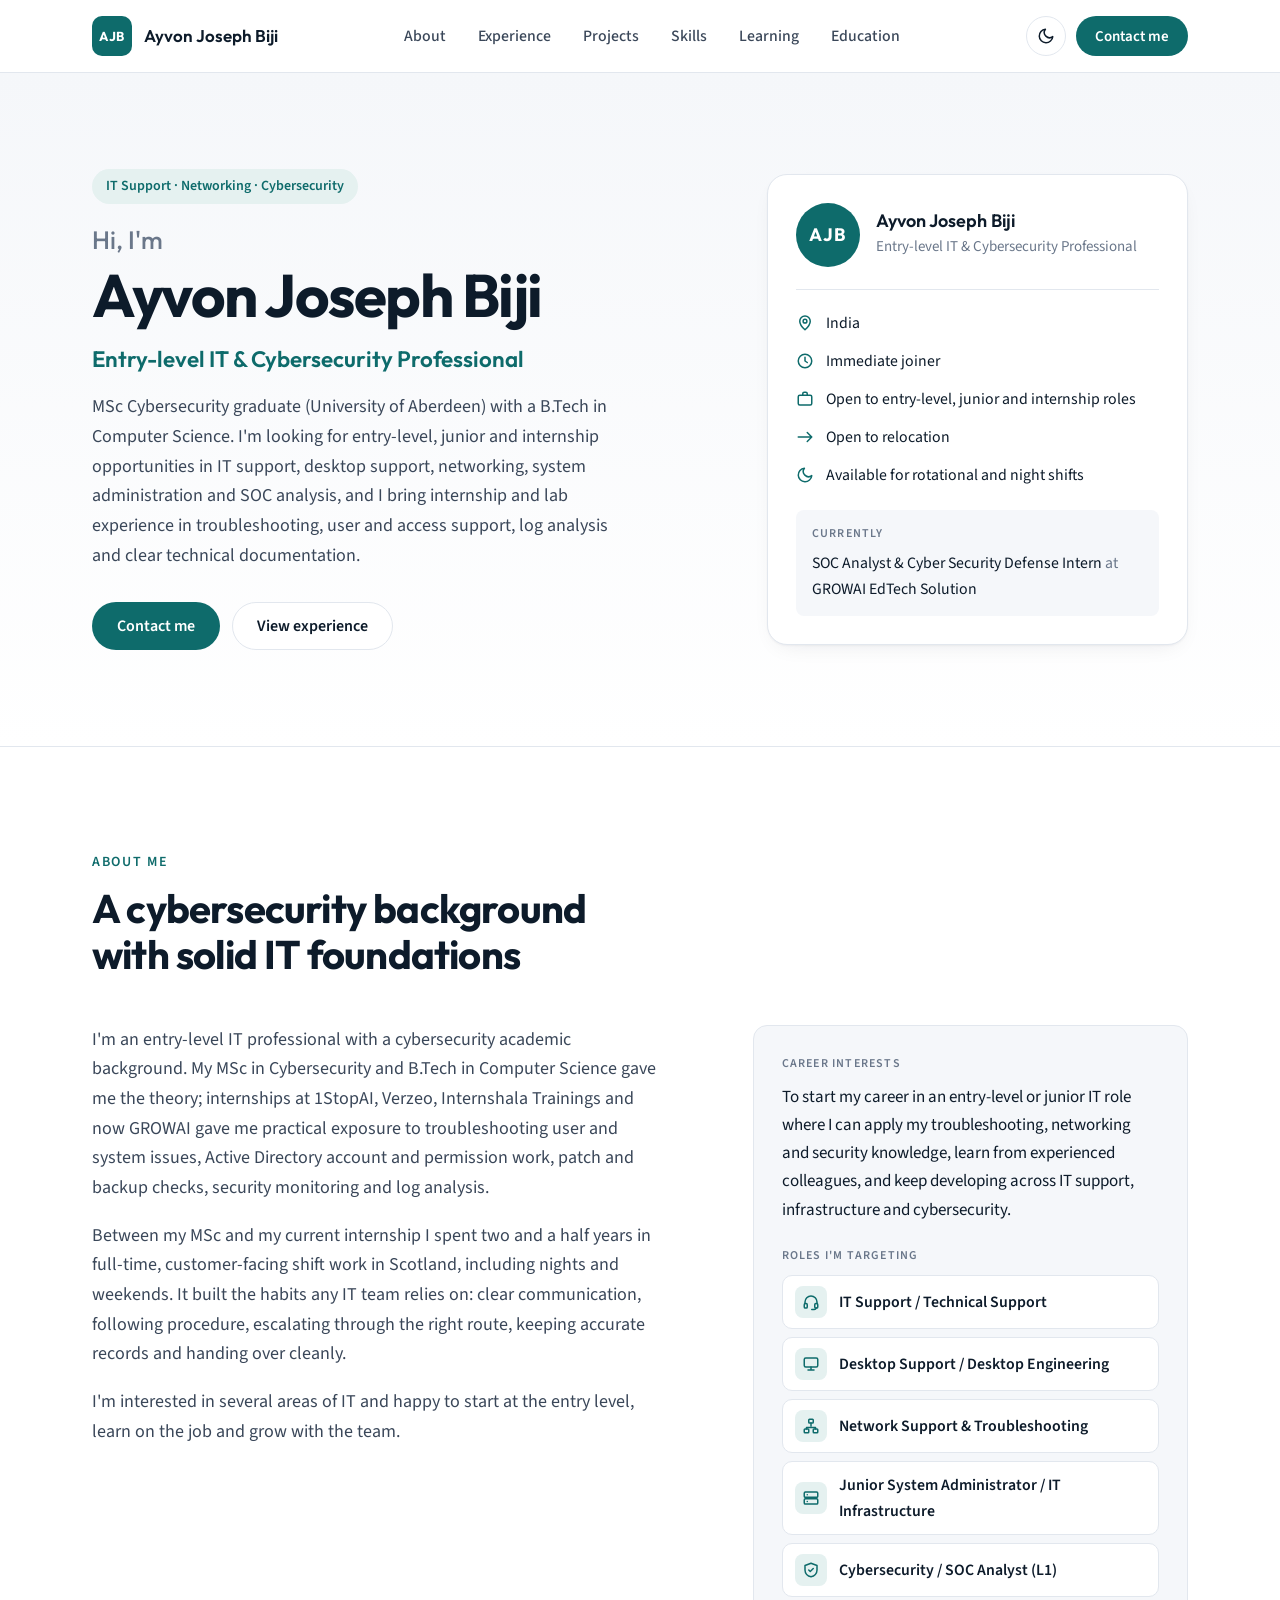
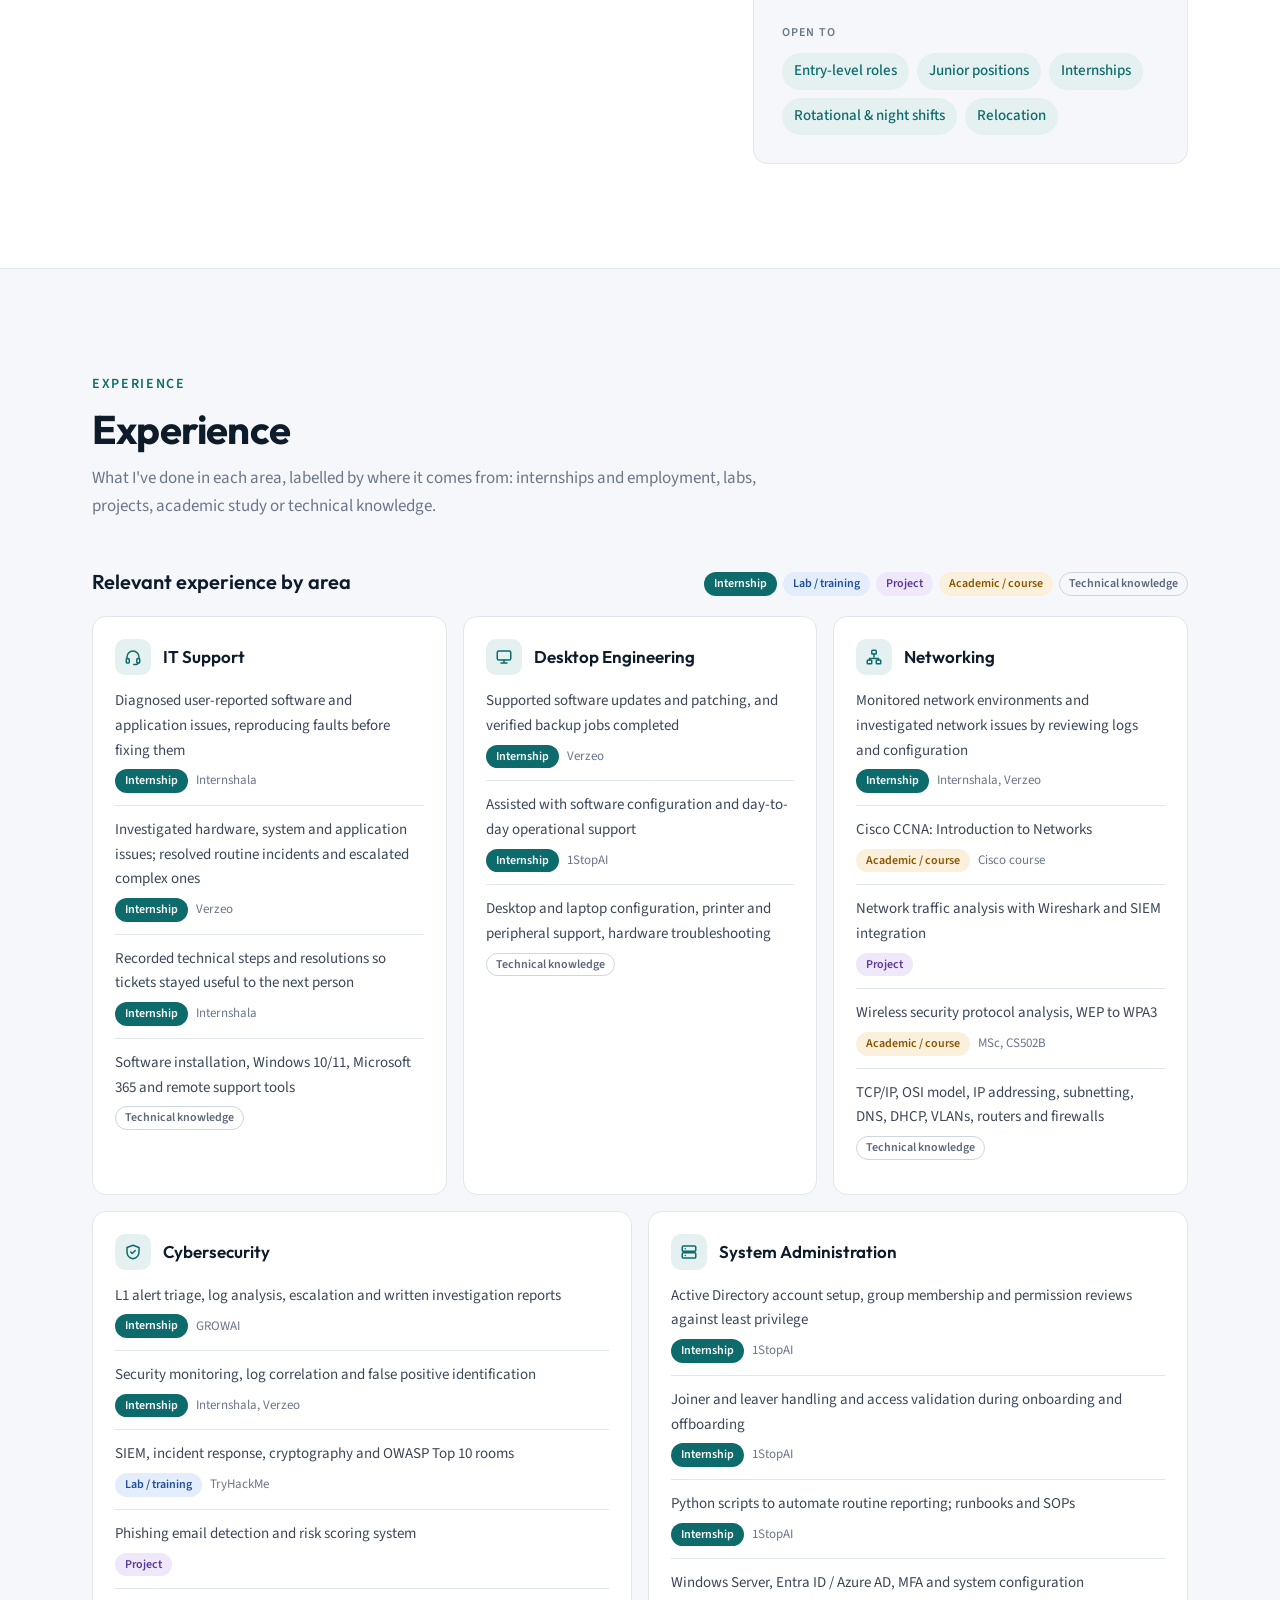
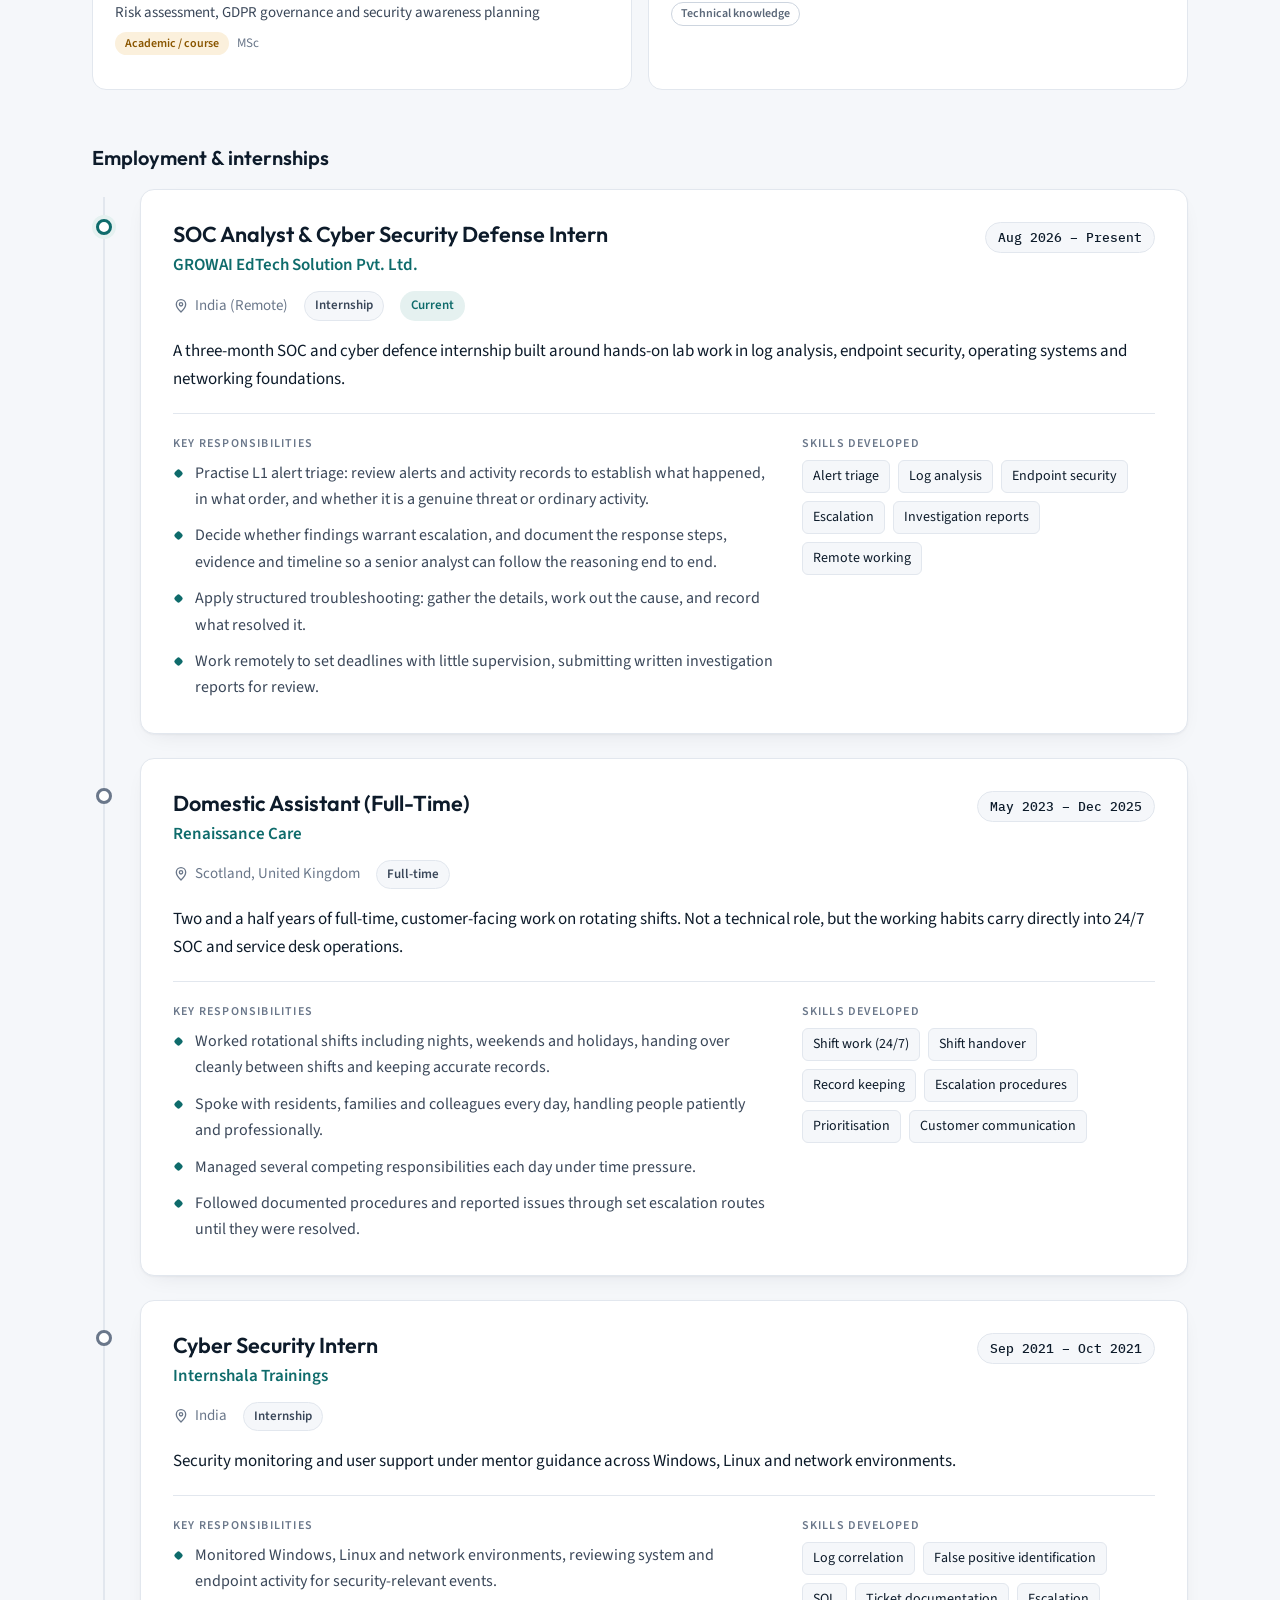
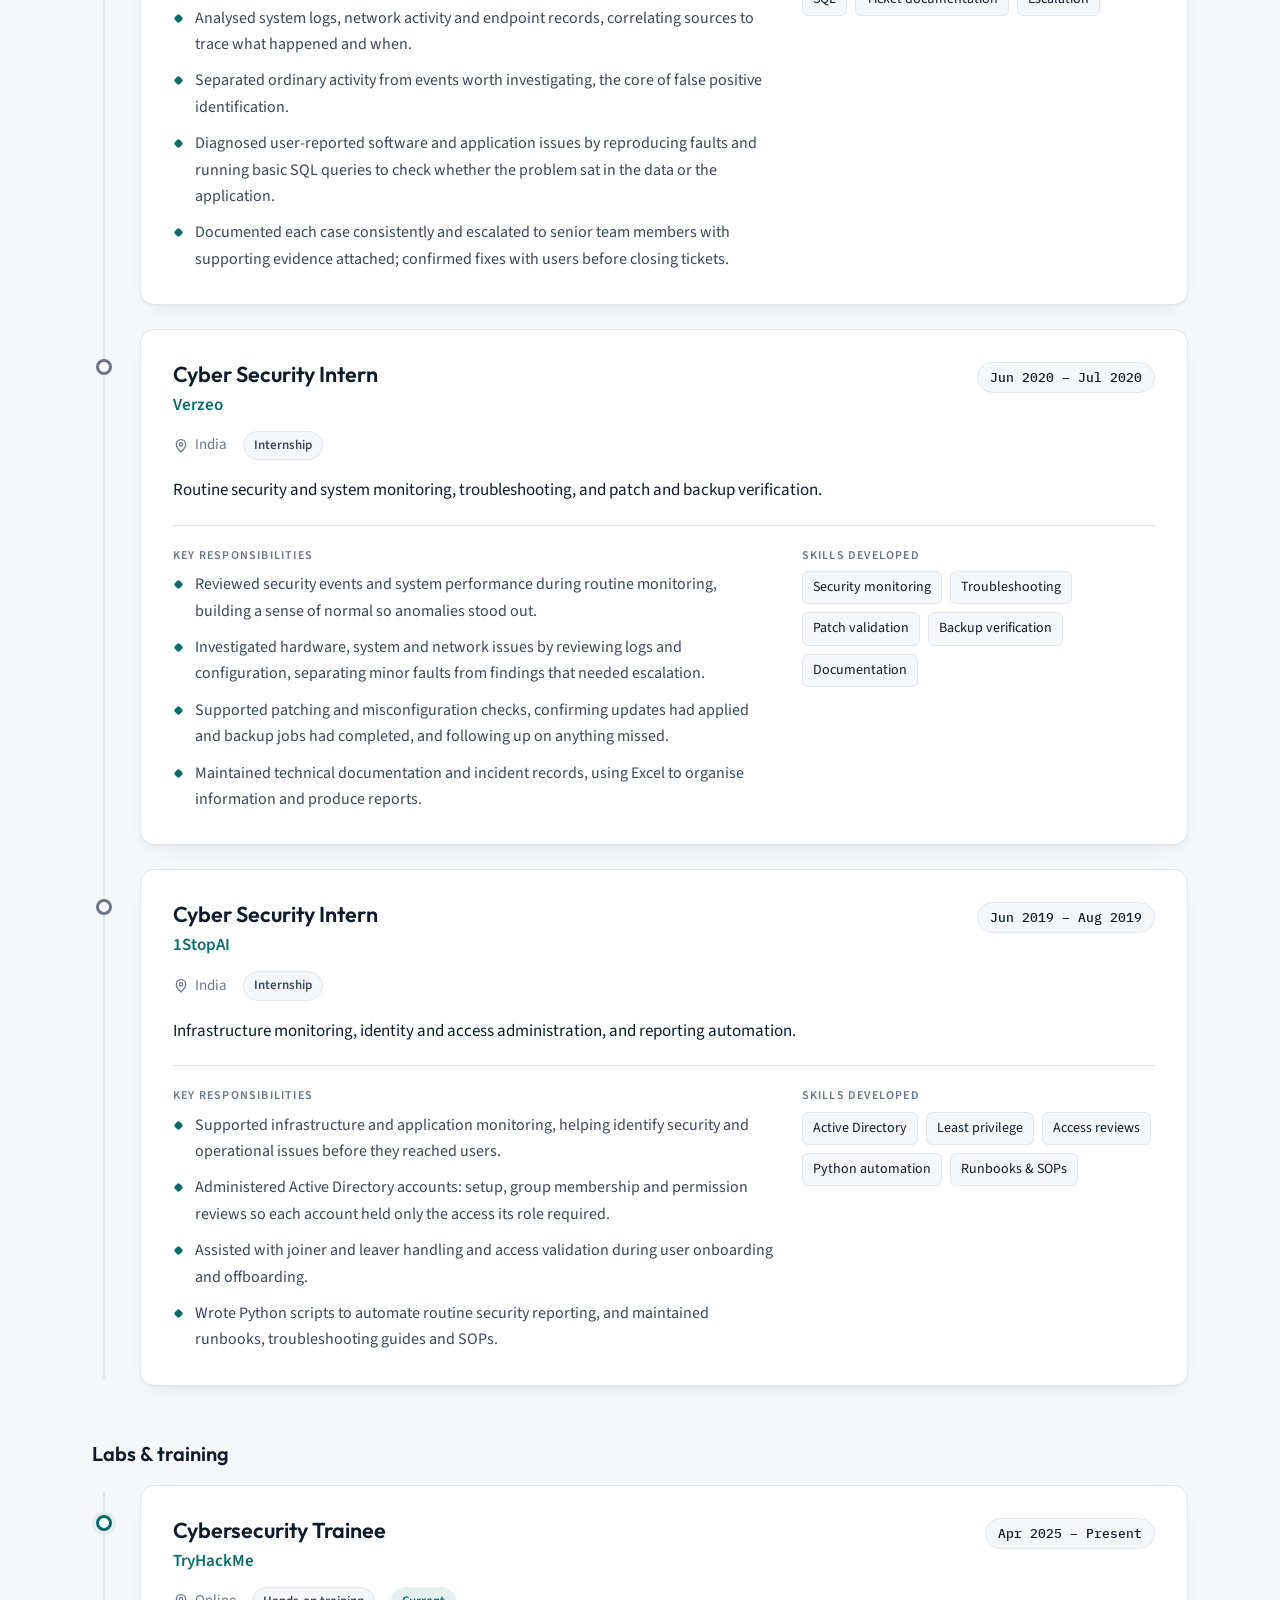
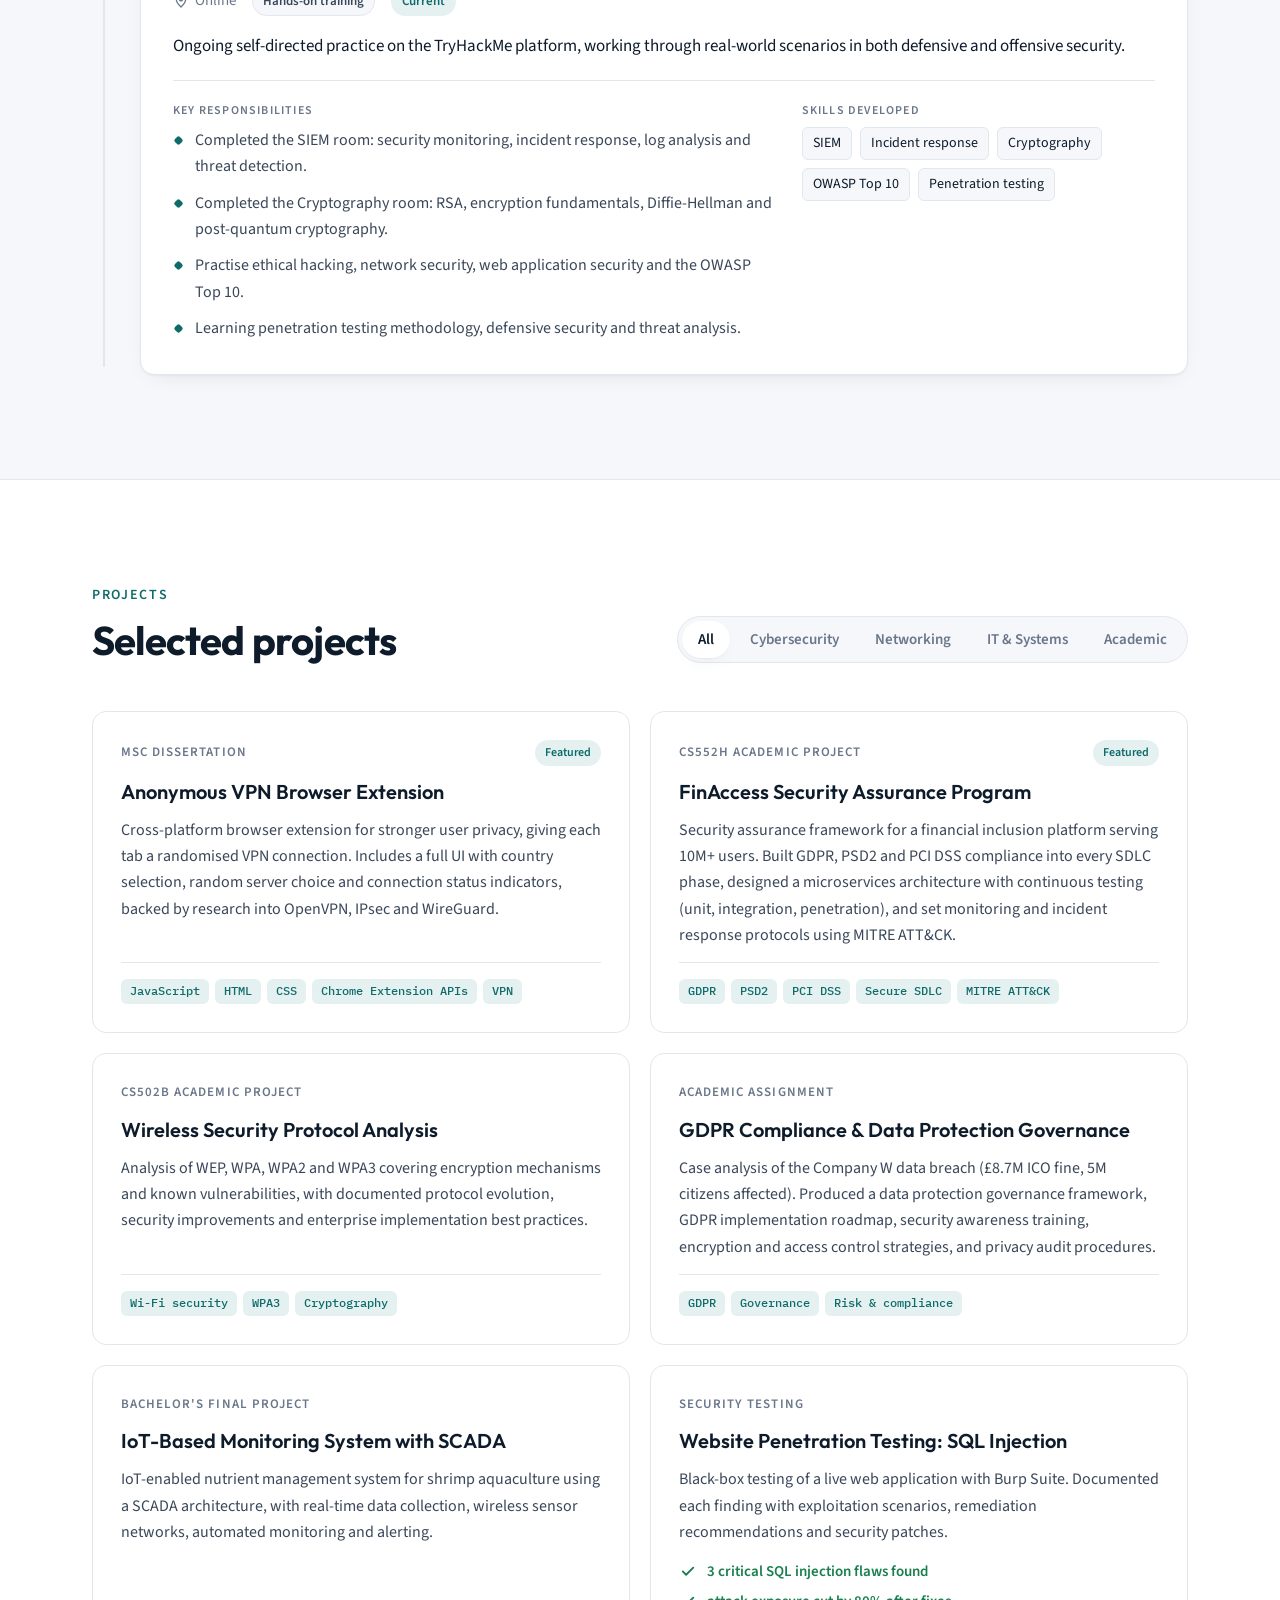
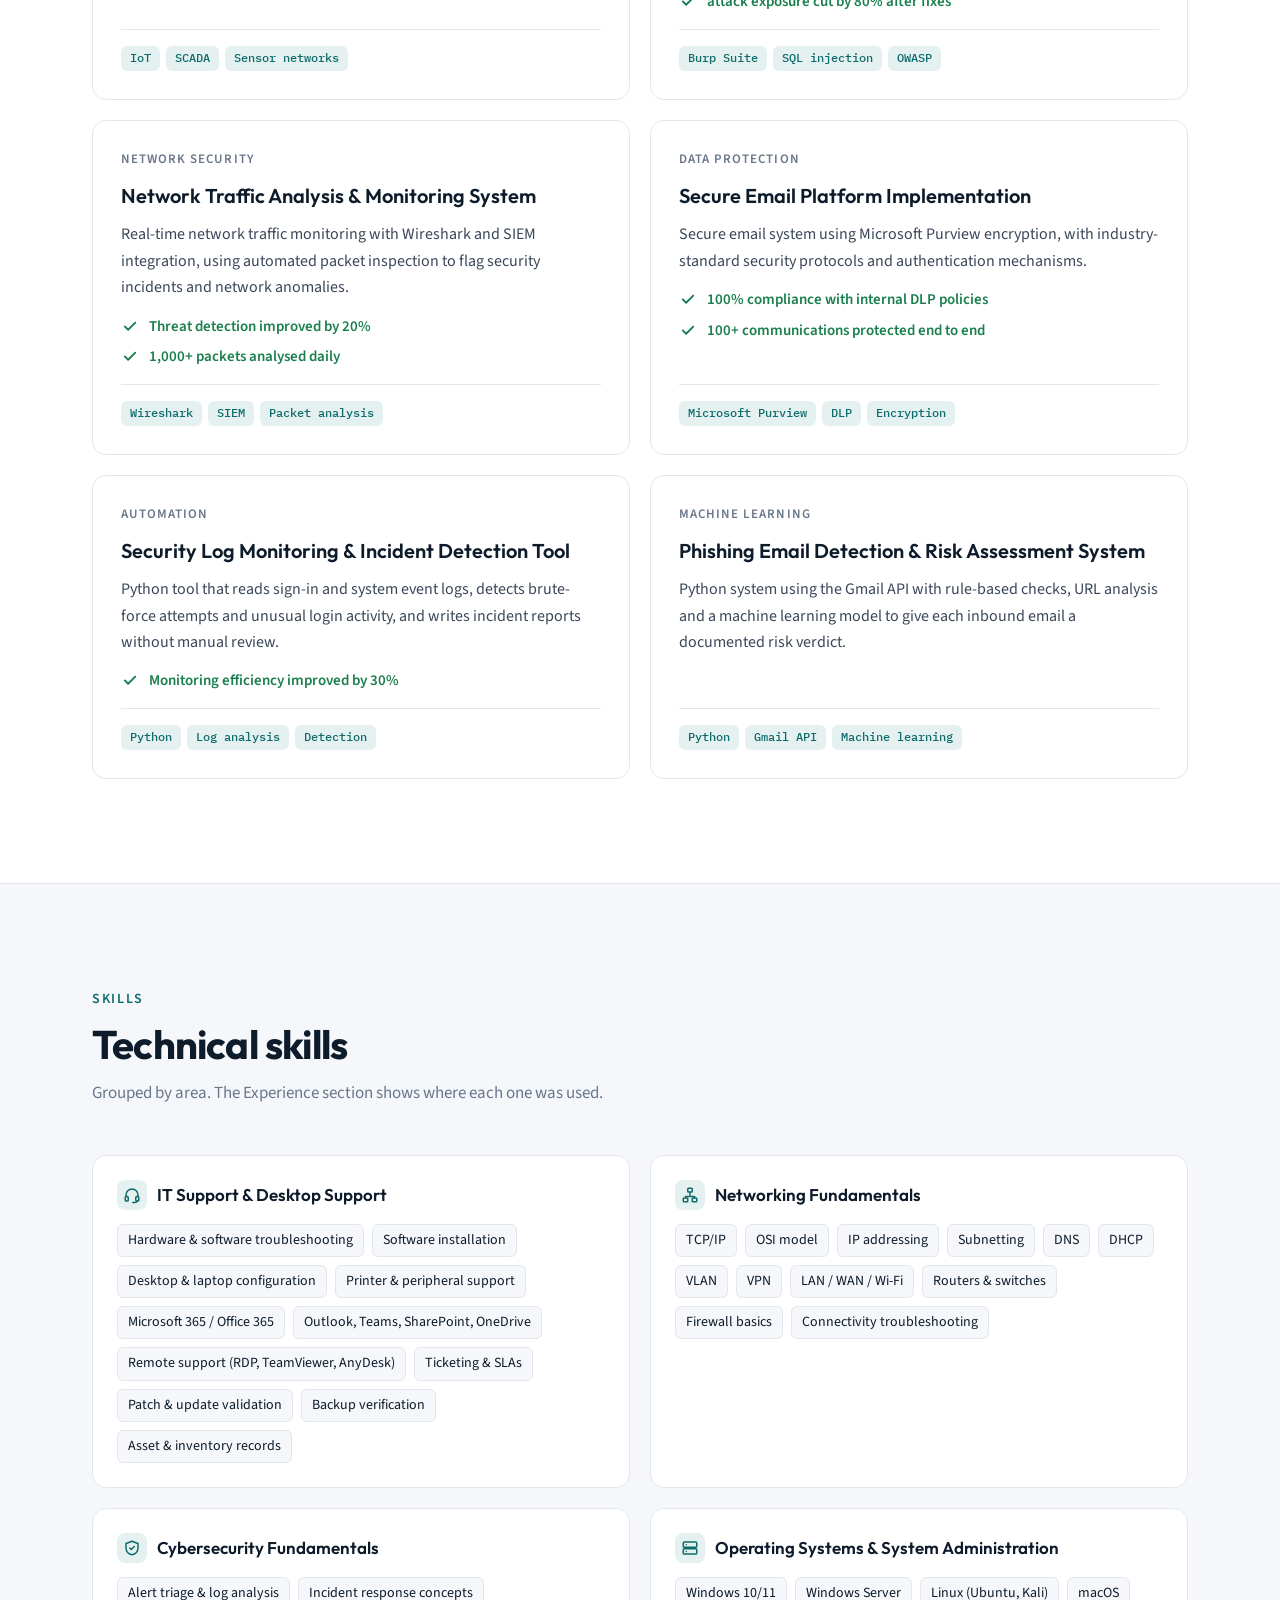
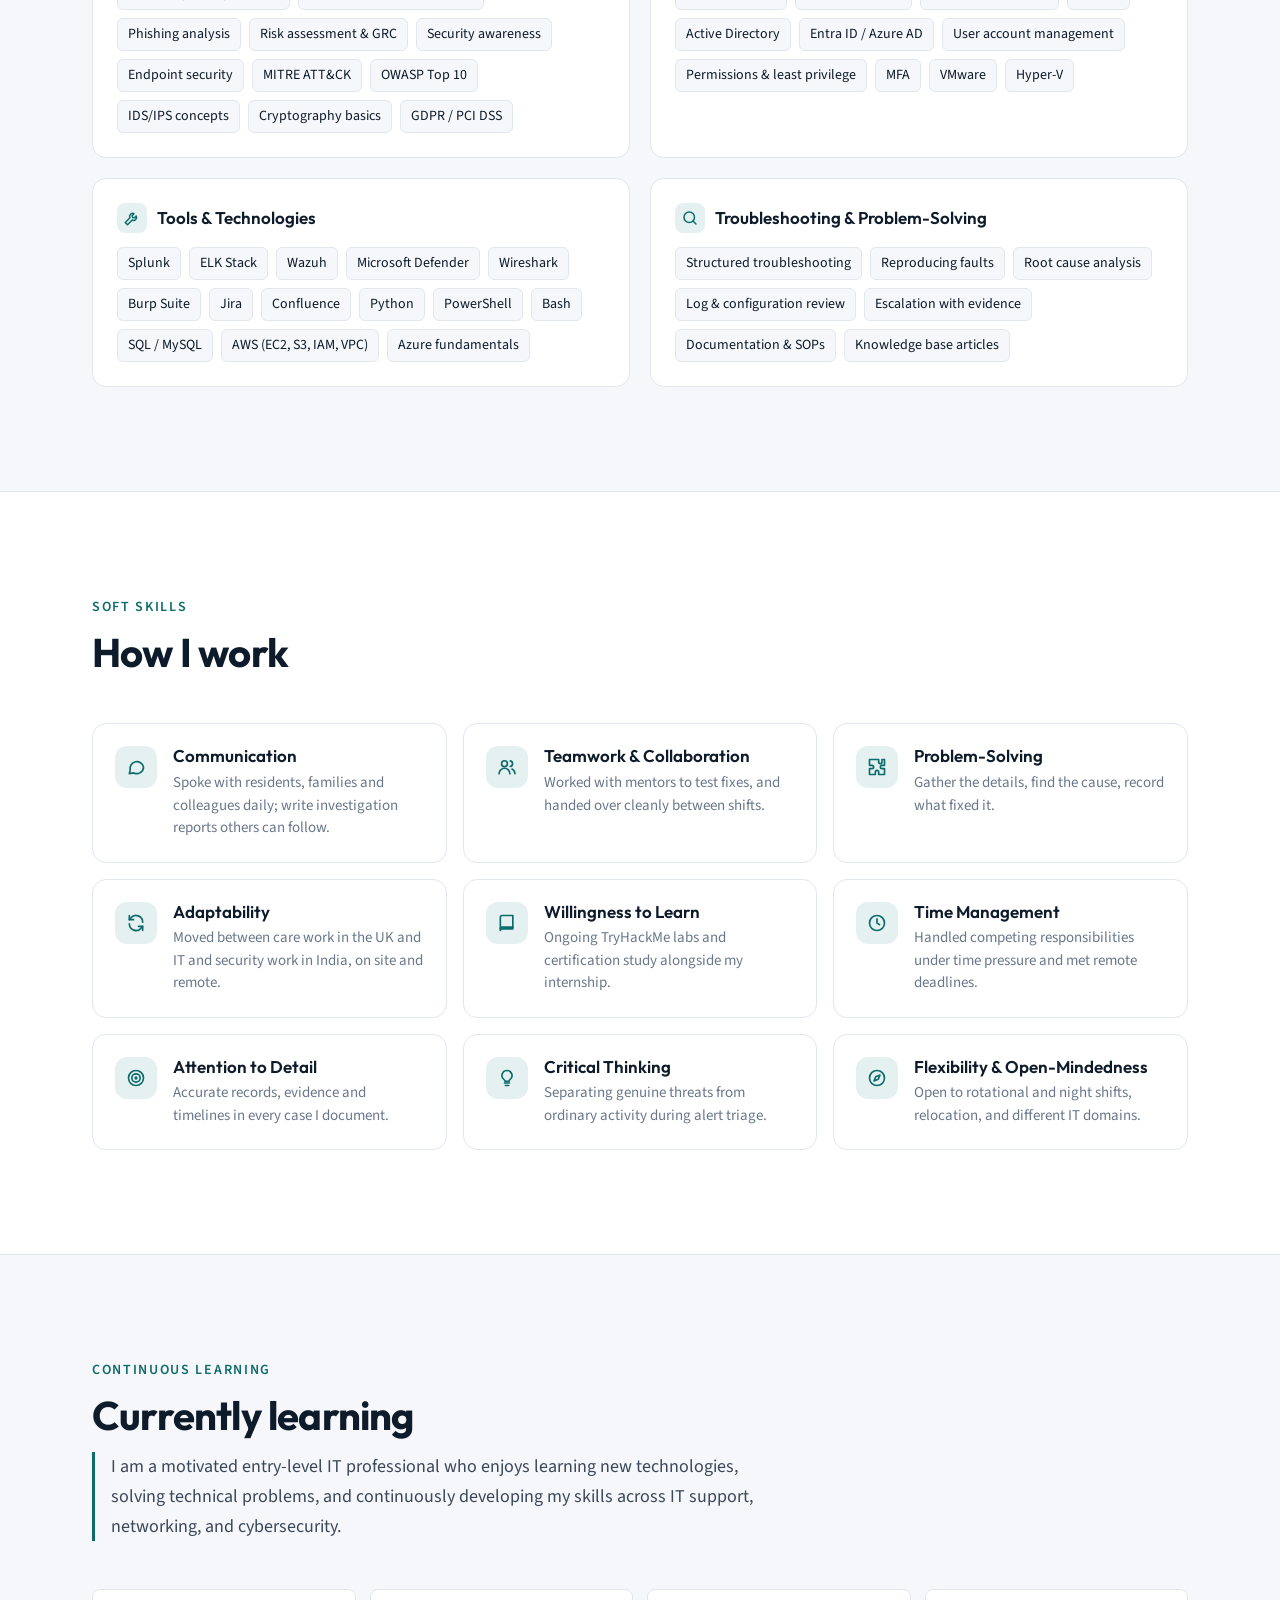
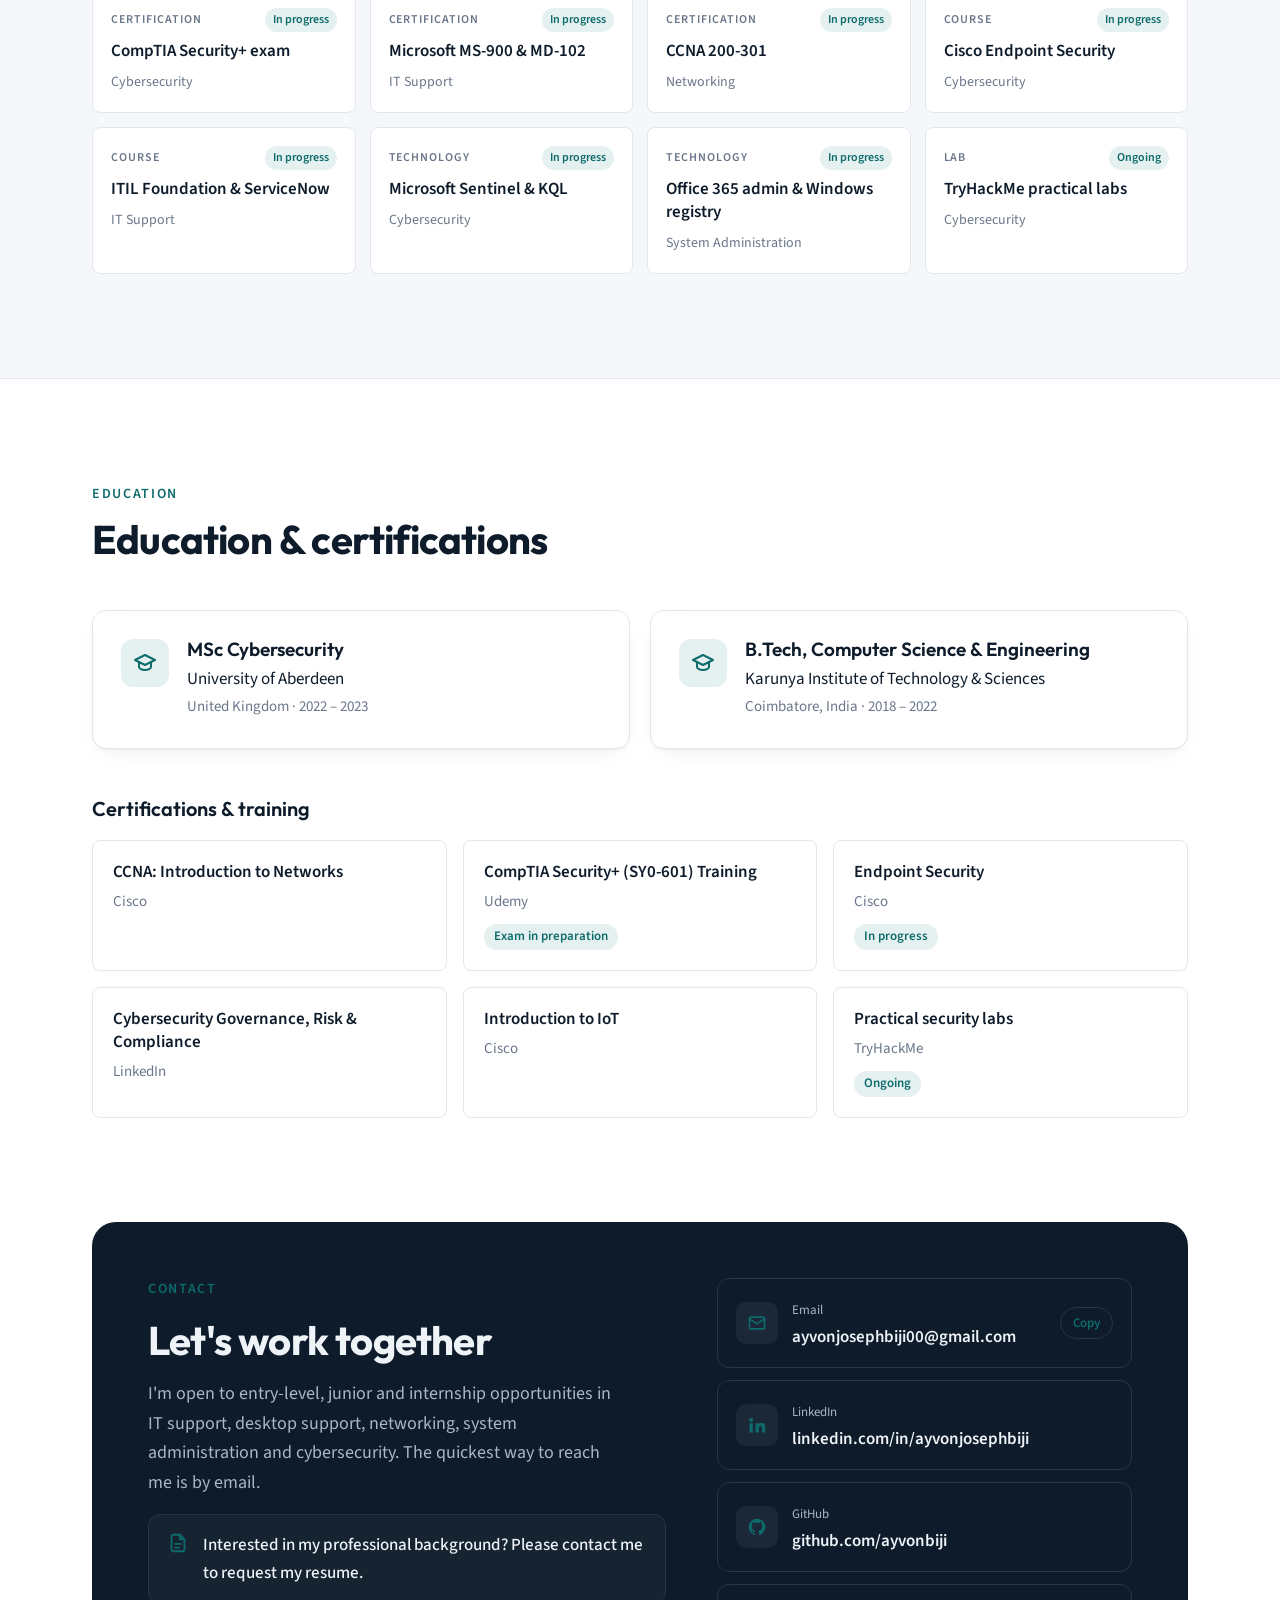
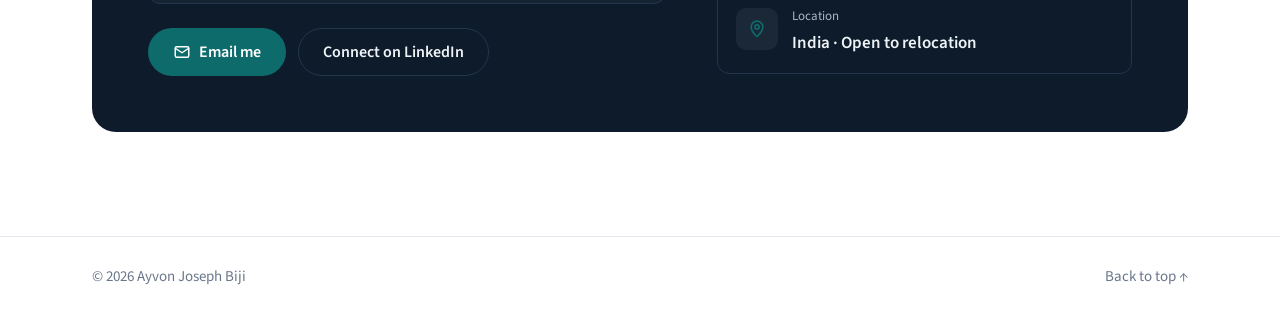
<file: index.html>
<!doctype html>
<html lang="en">
<head>
  <meta charset="utf-8">
  <meta name="viewport" content="width=device-width, initial-scale=1, viewport-fit=cover">
  <title>Ayvon Joseph Biji · Entry-level IT & Cybersecurity</title>
  <meta name="description" content="Ayvon Joseph Biji: entry-level IT and cybersecurity professional for IT support, desktop support, networking, system administration and SOC roles. MSc Cybersecurity (University of Aberdeen), B.Tech Computer Science.">
  <meta property="og:title" content="Ayvon Joseph Biji · Entry-level IT & Cybersecurity">
  <meta property="og:description" content="IT support, networking, system administration and cybersecurity portfolio.">
  <meta property="og:type" content="website">
  <meta name="theme-color" content="#ffffff">
  <link rel="icon" href="assets/img/favicon.svg" type="image/svg+xml">
  <link rel="preconnect" href="https://fonts.googleapis.com">
  <link rel="preconnect" href="https://fonts.gstatic.com" crossorigin>
  <link rel="stylesheet" href="https://fonts.googleapis.com/css2?family=IBM+Plex+Mono:wght@500&family=Outfit:wght@500;600;700&family=Source+Sans+3:wght@400;500;600&display=swap">
  <link rel="stylesheet" href="assets/css/styles.css">
</head>
<body>
<!--PREVIEW-BODY-START-->
  <a class="skip" href="#main">Skip to content</a>

  <header class="nav-bar">
    <div class="container nav-inner">
      <a class="logo" href="#home"><span class="logo-mark" data-bind="initials"></span><span class="logo-text" data-bind="name"></span></a>
      <nav class="nav" id="nav" aria-label="Main">
        <a href="#about">About</a>
        <a href="#experience">Experience</a>
        <a href="#projects">Projects</a>
        <a href="#skills">Skills</a>
        <a href="#learning">Learning</a>
        <a href="#education">Education</a>
        <a class="nav-cta-mobile" href="#contact">Contact</a>
      </nav>
      <div class="nav-actions">
        <button class="icon-btn" id="themeToggle" type="button" aria-label="Switch between light and dark mode">
          <svg viewBox="0 0 24 24" aria-hidden="true"><path d="M21 12.8A9 9 0 1 1 11.2 3a7 7 0 0 0 9.8 9.8Z"/></svg>
        </button>
        <a class="btn btn-primary btn-sm nav-cta" href="#contact">Contact me</a>
        <button class="icon-btn menu-btn" id="menuToggle" type="button" aria-label="Open menu" aria-expanded="false" aria-controls="nav">
          <svg viewBox="0 0 24 24" aria-hidden="true"><path d="M4 7h16M4 12h16M4 17h16"/></svg>
        </button>
      </div>
    </div>
  </header>

  <main id="main">
    <!-- Hero -->
    <section class="hero" id="home">
      <div class="container hero-grid">
        <div class="hero-text">
          <p class="eyebrow" data-bind="eyebrow"></p>
          <h1><span class="hi">Hi, I'm</span> <span data-bind="name"></span></h1>
          <p class="hero-title" data-bind="title"></p>
          <p class="hero-intro" data-bind="intro"></p>
          <div class="btn-row">
            <a class="btn btn-primary" href="#contact">Contact me</a>
            <a class="btn btn-outline" href="#experience">View experience</a>
          </div>
        </div>
        <aside class="profile-card" aria-label="Profile summary">
          <div class="profile-head">
            <span class="avatar" data-bind="initials" aria-hidden="true"></span>
            <div>
              <p class="profile-name" data-bind="name"></p>
              <p class="profile-role" data-bind="title"></p>
            </div>
          </div>
          <ul class="profile-list" id="profileList"></ul>
          <div class="profile-now">
            <p class="mini-label">Currently</p>
            <p id="profileNow"></p>
          </div>
        </aside>
      </div>
    </section>

    <!-- About -->
    <section class="section" id="about">
      <div class="container">
        <div class="section-head">
          <p class="section-kicker">About me</p>
          <h2>A cybersecurity background with solid IT foundations</h2>
        </div>
        <div class="about-grid">
          <div class="about-text" id="aboutBody"></div>
          <div class="goal-card" id="career">
            <p class="mini-label">Career interests</p>
            <p class="goal-text" id="goalText"></p>
            <p class="mini-label">Roles I'm targeting</p>
            <ul class="role-list" id="targetRoles"></ul>
            <p class="mini-label open-label">Open to</p>
            <ul class="tag-list" id="openTo"></ul>
          </div>
        </div>
      </div>
    </section>

    <!-- Experience -->
    <section class="section section-tint" id="experience">
      <div class="container">
        <div class="section-head">
          <p class="section-kicker">Experience</p>
          <h2>Experience</h2>
          <p class="section-sub">What I've done in each area, labelled by where it comes from: internships and employment, labs, projects, academic study or technical knowledge.</p>
        </div>

        <div class="areas-head">
          <h3 class="group-title">Relevant experience by area</h3>
          <ul class="legend" id="sourceLegend" aria-label="Source labels"></ul>
        </div>
        <div class="area-grid" id="areaGrid"></div>

        <h3 class="group-title timeline-title">Employment &amp; internships</h3>
        <ol class="timeline" id="experienceList"></ol>

        <h3 class="group-title timeline-title">Labs &amp; training</h3>
        <ol class="timeline" id="trainingList"></ol>
      </div>
    </section>

    <!-- Projects -->
    <section class="section" id="projects">
      <div class="container">
        <div class="section-head head-row">
          <div>
            <p class="section-kicker">Projects</p>
            <h2>Selected projects</h2>
          </div>
          <div class="tabs" role="group" aria-label="Filter projects" id="filters">
            <button type="button" class="tab" id="f-all" data-filter="all" aria-pressed="true">All</button>
            <button type="button" class="tab" id="f-sec" data-filter="cybersecurity" aria-pressed="false">Cybersecurity</button>
            <button type="button" class="tab" id="f-net" data-filter="networking" aria-pressed="false">Networking</button>
            <button type="button" class="tab" id="f-it" data-filter="it-systems" aria-pressed="false">IT &amp; Systems</button>
            <button type="button" class="tab" id="f-acad" data-filter="academic" aria-pressed="false">Academic</button>
          </div>
        </div>
        <div class="project-grid" id="projectsGrid"></div>
      </div>
    </section>

    <!-- Skills -->
    <section class="section section-tint" id="skills">
      <div class="container">
        <div class="section-head">
          <p class="section-kicker">Skills</p>
          <h2>Technical skills</h2>
          <p class="section-sub">Grouped by area. The Experience section shows where each one was used.</p>
        </div>
        <div class="skill-grid" id="skillsGrid"></div>
      </div>
    </section>

    <!-- Soft skills -->
    <section class="section" id="soft-skills">
      <div class="container">
        <div class="section-head">
          <p class="section-kicker">Soft skills</p>
          <h2>How I work</h2>
        </div>
        <ul class="soft-grid" id="softGrid"></ul>
      </div>
    </section>

    <!-- Continuous learning -->
    <section class="section section-tint" id="learning">
      <div class="container learning-wrap">
        <div class="section-head">
          <p class="section-kicker">Continuous learning</p>
          <h2>Currently learning</h2>
          <p class="learning-intro" id="learningIntro"></p>
        </div>
        <ul class="learn-grid" id="learnGrid"></ul>
      </div>
    </section>

    <!-- Education -->
    <section class="section" id="education">
      <div class="container">
        <div class="section-head">
          <p class="section-kicker">Education</p>
          <h2>Education &amp; certifications</h2>
        </div>
        <div class="edu-grid" id="educationList"></div>
        <h3 class="sub-head">Certifications &amp; training</h3>
        <ul class="cert-grid" id="certList"></ul>
      </div>
    </section>

    <!-- Contact -->
    <section class="section contact-section" id="contact">
      <div class="container">
        <div class="contact-panel">
          <div class="contact-intro">
            <p class="section-kicker">Contact</p>
            <h2>Let's work together</h2>
            <p class="contact-lead">I'm open to entry-level, junior and internship opportunities in IT support, desktop support, networking, system administration and cybersecurity. The quickest way to reach me is by email.</p>
            <div class="resume-note">
              <svg viewBox="0 0 24 24" aria-hidden="true"><path d="M14 3H7a2 2 0 0 0-2 2v14a2 2 0 0 0 2 2h10a2 2 0 0 0 2-2V8l-5-5Z"/><path d="M14 3v5h5M9 13h6M9 17h4"/></svg>
              <p data-bind="resumeRequest"></p>
            </div>
            <div class="btn-row" id="contactButtons"></div>
          </div>
          <ul class="contact-list" id="contactList"></ul>
        </div>
      </div>
    </section>
  </main>

  <footer class="footer">
    <div class="container footer-inner">
      <p>© <span id="year"></span> <span data-bind="name"></span></p>
      <a href="#home">Back to top ↑</a>
    </div>
  </footer>
<!--PREVIEW-BODY-END-->
  <script src="assets/js/content.js"></script>
  <script src="assets/js/main.js"></script>
</body>
</html>
</file>
<file: assets/css/styles.css>
/* Layout: classic professional portfolio. Sticky top nav, two-column hero with profile card,
   alternating white / tinted sections in a 1160px container, vertical experience timeline. */
:root {
  --bg: #ffffff;
  --tint: #f5f7fa;
  --card: #ffffff;
  --ink: #0d1b2a;
  --text: #3a4759;
  --muted: #6a778a;
  --line: #e2e7ee;
  --accent: #0e6b6b;
  --accent-hover: #0b5858;
  --accent-ink: #ffffff;
  --accent-soft: #e5f1f0;
  --panel: #0d1b2a;
  --panel-ink: #eef3f7;
  --panel-muted: #a9b7c6;
  --panel-line: #24364b;
  --ok: #1a7f4e;

  --font-head: "Outfit", "Segoe UI", system-ui, sans-serif;
  --font-body: "Source Sans 3", system-ui, -apple-system, "Segoe UI", Roboto, sans-serif;
  --font-mono: "IBM Plex Mono", ui-monospace, SFMono-Regular, Menlo, Consolas, monospace;

  --radius: 14px;
  --radius-sm: 8px;
  --shadow: 0 1px 2px rgb(13 27 42 / 0.04), 0 8px 24px -12px rgb(13 27 42 / 0.12);
  --nav-h: 72px;
  color-scheme: light;
}
@media (prefers-color-scheme: dark) {
  :root:not([data-theme="light"]) {
    --bg: #0d141c; --tint: #111a24; --card: #141f2b; --ink: #e9eef4; --text: #c3ccd6; --muted: #8b99aa;
    --line: #233142; --accent: #4fbdb2; --accent-hover: #6fcfc5; --accent-ink: #06201e; --accent-soft: #123130;
    --panel: #15222f; --panel-ink: #eef3f7; --panel-muted: #a3b2c2; --panel-line: #2a3d52; --ok: #52c58d;
    --shadow: 0 1px 2px rgb(0 0 0 / 0.3), 0 8px 24px -12px rgb(0 0 0 / 0.5);
    color-scheme: dark;
  }
}
:root[data-theme="dark"] {
  --bg: #0d141c; --tint: #111a24; --card: #141f2b; --ink: #e9eef4; --text: #c3ccd6; --muted: #8b99aa;
  --line: #233142; --accent: #4fbdb2; --accent-hover: #6fcfc5; --accent-ink: #06201e; --accent-soft: #123130;
  --panel: #15222f; --panel-ink: #eef3f7; --panel-muted: #a3b2c2; --panel-line: #2a3d52; --ok: #52c58d;
  --shadow: 0 1px 2px rgb(0 0 0 / 0.3), 0 8px 24px -12px rgb(0 0 0 / 0.5);
  color-scheme: dark;
}

/* Base */
*, *::before, *::after { box-sizing: border-box; }
html { scroll-behavior: smooth; scroll-padding-top: calc(var(--nav-h) + 12px); }
@media (prefers-reduced-motion: reduce) { html { scroll-behavior: auto; } *, *::before, *::after { transition: none !important; } }
body { margin: 0; background: var(--bg); color: var(--text); font: 400 1.0625rem/1.65 var(--font-body); -webkit-font-smoothing: antialiased; }
img { max-width: 100%; }
a { color: var(--accent); }
p, ul, ol, h1, h2, h3 { margin: 0; }
h1, h2, h3 { font-family: var(--font-head); color: var(--ink); line-height: 1.15; text-wrap: balance; }
svg { flex: none; }
:focus-visible { outline: 2px solid var(--accent); outline-offset: 3px; border-radius: 6px; }
.container { width: 100%; max-width: 1160px; margin-inline: auto; padding-inline: clamp(16px, 4vw, 32px); }
.skip { position: absolute; left: -999px; top: 8px; z-index: 100; background: var(--accent); color: var(--accent-ink); padding: 8px 12px; border-radius: 6px; }
.skip:focus { left: 16px; }
.ph { background: #fff3d6; color: #8a5a00; border-radius: 4px; padding: 0 4px; }

/* Buttons */
.btn { display: inline-flex; align-items: center; justify-content: center; gap: 8px; min-height: 48px; padding: 0 24px; border-radius: 999px; font: 600 1rem/1 var(--font-body); text-decoration: none; border: 1.5px solid transparent; cursor: pointer; transition: background .15s, border-color .15s, color .15s; white-space: nowrap; }
.btn svg { width: 18px; height: 18px; fill: none; stroke: currentColor; stroke-width: 2; stroke-linecap: round; stroke-linejoin: round; }
.btn-sm { min-height: 40px; padding: 0 18px; font-size: 0.9375rem; }
.btn-primary { background: var(--accent); color: var(--accent-ink); }
.btn-primary:hover { background: var(--accent-hover); }
.btn-outline { border-color: var(--line); color: var(--ink); background: var(--card); }
.btn-outline:hover { border-color: var(--accent); color: var(--accent); }
.btn-row { display: flex; flex-wrap: wrap; gap: 12px; }
.icon-btn { display: grid; place-items: center; width: 40px; height: 40px; border-radius: 999px; border: 1px solid var(--line); background: var(--card); color: var(--ink); cursor: pointer; }
.icon-btn:hover { border-color: var(--accent); color: var(--accent); }
.icon-btn svg { width: 18px; height: 18px; fill: none; stroke: currentColor; stroke-width: 2; stroke-linecap: round; stroke-linejoin: round; }

/* Nav */
.nav-bar { position: sticky; top: env(safe-area-inset-top, 0px); z-index: 50; background: color-mix(in srgb, var(--bg) 92%, transparent); backdrop-filter: blur(12px); -webkit-backdrop-filter: blur(12px); border-bottom: 1px solid var(--line); }
.nav-inner { display: flex; align-items: center; gap: 24px; height: var(--nav-h); }
.logo { display: flex; align-items: center; gap: 12px; text-decoration: none; color: var(--ink); min-width: 0; }
.logo-mark { display: grid; place-items: center; width: 40px; height: 40px; border-radius: 10px; background: var(--accent); color: var(--accent-ink); font: 700 0.8125rem/1 var(--font-head); letter-spacing: 0.04em; flex: none; }
.logo-text { font: 600 1.0625rem/1.2 var(--font-head); white-space: nowrap; overflow: hidden; text-overflow: ellipsis; }
.nav { display: flex; gap: 4px; margin-inline: auto; }
.nav a { padding: 8px 14px; border-radius: 999px; color: var(--text); text-decoration: none; font-weight: 500; font-size: 0.9875rem; transition: color .15s, background .15s; }
.nav a:hover { color: var(--ink); background: var(--tint); }
.nav a.active { color: var(--accent); background: var(--accent-soft); }
.nav-cta-mobile { display: none; }
.nav-actions { display: flex; align-items: center; gap: 10px; }
.menu-btn { display: none; }

/* Hero */
.hero { padding-block: clamp(48px, 8vw, 96px); background: linear-gradient(180deg, var(--tint), var(--bg)); border-bottom: 1px solid var(--line); }
.hero-grid { display: grid; grid-template-columns: minmax(0, 1.45fr) minmax(0, 1fr); gap: clamp(32px, 5vw, 72px); align-items: center; }
.eyebrow { display: inline-flex; align-items: center; gap: 8px; font-weight: 600; font-size: 0.875rem; color: var(--accent); background: var(--accent-soft); padding: 6px 14px; border-radius: 999px; margin-bottom: 22px; }
.hero h1 { font-size: clamp(2.4rem, 1.6rem + 3.2vw, 3.75rem); font-weight: 700; letter-spacing: -0.025em; }
.hero h1 .hi { display: block; font-size: 0.42em; font-weight: 500; color: var(--muted); letter-spacing: 0; margin-bottom: 6px; }
.hero-title { font: 600 clamp(1.15rem, 1rem + 0.6vw, 1.4rem)/1.35 var(--font-head); color: var(--accent); margin-top: 14px; }
.hero-intro { margin-top: 18px; max-width: 60ch; font-size: 1.125rem; }
.hero .btn-row { margin-top: 32px; }

.profile-card { background: var(--card); border: 1px solid var(--line); border-radius: 20px; box-shadow: var(--shadow); padding: 28px; display: grid; gap: 22px; }
.profile-head { display: flex; align-items: center; gap: 16px; }
.avatar { display: grid; place-items: center; width: 64px; height: 64px; border-radius: 50%; background: var(--accent); color: var(--accent-ink); font: 700 1.125rem/1 var(--font-head); letter-spacing: 0.04em; flex: none; }
.profile-name { font: 600 1.125rem/1.25 var(--font-head); color: var(--ink); }
.profile-role { font-size: 0.9375rem; color: var(--muted); margin-top: 2px; }
.profile-list { list-style: none; padding: 0; display: grid; gap: 12px; border-top: 1px solid var(--line); padding-top: 20px; }
.profile-list li { display: flex; align-items: center; gap: 12px; font-size: 0.9875rem; color: var(--ink); }
.profile-list svg { width: 18px; height: 18px; fill: none; stroke: var(--accent); stroke-width: 2; stroke-linecap: round; stroke-linejoin: round; }
.profile-now { background: var(--tint); border-radius: var(--radius-sm); padding: 14px 16px; font-size: 0.9875rem; color: var(--ink); }
.mini-label { font-size: 0.75rem; font-weight: 600; text-transform: uppercase; letter-spacing: 0.1em; color: var(--muted); margin-bottom: 6px; }

/* Sections */
.section { padding-block: clamp(64px, 9vw, 104px); }
.section-tint { background: var(--tint); border-block: 1px solid var(--line); }
.section-head { margin-bottom: clamp(32px, 4vw, 48px); max-width: 680px; }
.section-kicker { font-weight: 600; font-size: 0.875rem; text-transform: uppercase; letter-spacing: 0.12em; color: var(--accent); margin-bottom: 10px; }
.section-head h2, .contact-intro h2 { font-size: clamp(1.75rem, 1.35rem + 1.5vw, 2.5rem); font-weight: 700; letter-spacing: -0.02em; }
.section-sub { margin-top: 12px; color: var(--muted); }
.head-row { max-width: none; display: flex; justify-content: space-between; align-items: flex-end; gap: 20px; flex-wrap: wrap; }

/* About */
.about-grid { display: grid; grid-template-columns: minmax(0, 1.4fr) minmax(0, 1fr); gap: clamp(28px, 4vw, 56px); align-items: start; }
.about-text { display: grid; gap: 18px; max-width: 64ch; font-size: 1.125rem; }
.goal-card { background: var(--tint); border: 1px solid var(--line); border-radius: var(--radius); padding: 28px; display: grid; gap: 4px; }
.goal-text { color: var(--ink); margin-bottom: 18px; }
.tag-list { list-style: none; padding: 0; display: flex; flex-wrap: wrap; gap: 8px; }
.tag-list li { font-size: 0.9375rem; font-weight: 500; color: var(--accent); background: var(--accent-soft); padding: 6px 12px; border-radius: 999px; }

/* Experience timeline */
.timeline { list-style: none; padding: 0; position: relative; display: grid; gap: 24px; }
.timeline::before { content: ""; position: absolute; left: 11px; top: 8px; bottom: 8px; width: 2px; background: var(--line); }
.tl-item { position: relative; padding-left: 48px; }
.tl-dot { position: absolute; left: 4px; top: 30px; width: 16px; height: 16px; border-radius: 50%; background: var(--card); border: 3px solid var(--muted); }
.tl-item.current .tl-dot { border-color: var(--accent); box-shadow: 0 0 0 4px var(--accent-soft); }
.exp-card { background: var(--card); border: 1px solid var(--line); border-radius: var(--radius); padding: clamp(20px, 3vw, 32px); box-shadow: var(--shadow); }
.exp-top { display: flex; justify-content: space-between; align-items: flex-start; gap: 8px 24px; flex-wrap: wrap; }
.exp-top > div { min-width: 0; }
.exp-card h3 { font-size: clamp(1.15rem, 1.05rem + 0.4vw, 1.35rem); font-weight: 600; }
.exp-org { font-weight: 600; color: var(--accent); margin-top: 4px; }
.exp-dates { font: 500 0.8125rem/1 var(--font-mono); color: var(--ink); background: var(--tint); border: 1px solid var(--line); padding: 8px 12px; border-radius: 999px; white-space: nowrap; font-variant-numeric: tabular-nums; }
.exp-meta { display: flex; flex-wrap: wrap; align-items: center; gap: 8px 16px; margin-top: 12px; font-size: 0.9375rem; color: var(--muted); }
.exp-meta span { display: inline-flex; align-items: center; gap: 6px; }
.exp-meta svg { width: 16px; height: 16px; fill: none; stroke: currentColor; stroke-width: 2; stroke-linecap: round; stroke-linejoin: round; }
.badge { font-size: 0.8125rem; font-weight: 600; padding: 3px 10px; border-radius: 999px; background: var(--tint); color: var(--text); border: 1px solid var(--line); }
.badge.now { background: var(--accent-soft); color: var(--accent); border-color: transparent; }
.exp-summary { margin-top: 16px; color: var(--ink); }
.exp-body { display: grid; grid-template-columns: minmax(0, 1.7fr) minmax(0, 1fr); gap: 28px; margin-top: 20px; padding-top: 20px; border-top: 1px solid var(--line); }
.exp-body ul.points { padding-left: 0; list-style: none; display: grid; gap: 10px; }
.exp-body ul.points li { position: relative; padding-left: 22px; font-size: 1rem; }
.exp-body ul.points li::before { content: ""; position: absolute; left: 2px; top: 0.62em; width: 7px; height: 7px; border-radius: 2px; background: var(--accent); transform: rotate(45deg); }
.chips { list-style: none; padding: 0; display: flex; flex-wrap: wrap; gap: 8px; }
.chips li { font-size: 0.875rem; padding: 4px 10px; border-radius: 6px; background: var(--tint); border: 1px solid var(--line); color: var(--ink); }

/* Projects */
.tabs { display: inline-flex; gap: 4px; padding: 4px; background: var(--tint); border: 1px solid var(--line); border-radius: 999px; }
.tab { font: 600 0.9375rem var(--font-body); color: var(--muted); background: transparent; border: 0; padding: 8px 16px; border-radius: 999px; cursor: pointer; }
.tab:hover { color: var(--ink); }
.tab[aria-pressed="true"] { background: var(--card); color: var(--ink); box-shadow: var(--shadow); }
.project-grid { display: grid; grid-template-columns: repeat(2, minmax(0, 1fr)); gap: 20px; }
.project { display: flex; flex-direction: column; gap: 14px; padding: 28px; background: var(--card); border: 1px solid var(--line); border-radius: var(--radius); transition: border-color .2s, box-shadow .2s; min-width: 0; }
.project:hover { border-color: color-mix(in srgb, var(--accent) 45%, var(--line)); box-shadow: var(--shadow); }
.project[hidden] { display: none; }
.project-top { display: flex; justify-content: space-between; align-items: center; gap: 12px; }
.project-ctx { font-size: 0.8125rem; font-weight: 600; text-transform: uppercase; letter-spacing: 0.08em; color: var(--muted); }
.feat { font-size: 0.75rem; font-weight: 600; color: var(--accent); background: var(--accent-soft); padding: 3px 10px; border-radius: 999px; }
.project h3 { font-size: 1.25rem; font-weight: 600; }
.project .desc { font-size: 1rem; }
.outcomes { list-style: none; padding: 0; display: grid; gap: 6px; }
.outcomes li { display: flex; gap: 10px; align-items: flex-start; font-weight: 600; font-size: 0.9375rem; color: var(--ok); }
.outcomes svg { width: 18px; height: 18px; margin-top: 2px; fill: none; stroke: currentColor; stroke-width: 2.5; stroke-linecap: round; stroke-linejoin: round; }
.tech { list-style: none; padding: 16px 0 0; margin-top: auto; display: flex; flex-wrap: wrap; gap: 6px; border-top: 1px solid var(--line); }
.tech li { font: 500 0.75rem/1.4 var(--font-mono); color: var(--accent); background: var(--accent-soft); padding: 4px 9px; border-radius: 6px; }
.project-links { display: flex; gap: 16px; }
.project-links a { display: inline-flex; align-items: center; gap: 6px; font-weight: 600; font-size: 0.9375rem; text-decoration: none; }
.project-links svg { width: 16px; height: 16px; fill: currentColor; }

/* Skills */
.skill-grid { display: grid; grid-template-columns: repeat(2, minmax(0, 1fr)); gap: 20px; }
.skill-card { background: var(--card); border: 1px solid var(--line); border-radius: var(--radius); padding: 24px; min-width: 0; }
.skill-card h3 { font-size: 1.0625rem; font-weight: 600; margin-bottom: 14px; display: flex; align-items: center; gap: 10px; }
.skill-card h3::before { content: ""; width: 8px; height: 8px; border-radius: 2px; background: var(--accent); transform: rotate(45deg); }

/* Education */
.edu-grid { display: grid; grid-template-columns: repeat(2, minmax(0, 1fr)); gap: 20px; }
.edu-card { display: flex; gap: 18px; padding: 28px; background: var(--card); border: 1px solid var(--line); border-radius: var(--radius); box-shadow: var(--shadow); min-width: 0; }
.edu-icon { display: grid; place-items: center; width: 48px; height: 48px; border-radius: 12px; background: var(--accent-soft); color: var(--accent); flex: none; }
.edu-icon svg { width: 24px; height: 24px; fill: none; stroke: currentColor; stroke-width: 2; stroke-linecap: round; stroke-linejoin: round; }
.edu-card h3 { font-size: 1.1875rem; font-weight: 600; }
.edu-school { color: var(--ink); margin-top: 4px; }
.edu-meta { color: var(--muted); font-size: 0.9375rem; margin-top: 2px; }
.sub-head { font-size: 1.25rem; font-weight: 600; margin: 48px 0 20px; }
.cert-grid { list-style: none; padding: 0; display: grid; grid-template-columns: repeat(3, minmax(0, 1fr)); gap: 16px; }
.cert-grid li { display: grid; gap: 6px; align-content: start; padding: 20px; border: 1px solid var(--line); border-radius: var(--radius-sm); background: var(--card); min-width: 0; }
.cert-name { font-weight: 600; color: var(--ink); line-height: 1.35; }
.cert-issuer { font-size: 0.9375rem; color: var(--muted); }
.cert-status { justify-self: start; font-size: 0.8125rem; font-weight: 600; color: var(--accent); background: var(--accent-soft); padding: 2px 10px; border-radius: 999px; margin-top: 4px; }

/* Contact */
.contact-section { padding-top: 0; }
.contact-panel { display: grid; grid-template-columns: minmax(0, 1.25fr) minmax(0, 1fr); gap: clamp(28px, 4vw, 56px); padding: clamp(28px, 5vw, 56px); background: var(--panel); color: var(--panel-ink); border-radius: 24px; }
.contact-intro { display: grid; gap: 16px; align-content: start; }
.contact-intro .section-kicker { color: var(--accent); margin-bottom: 0; }
.contact-intro h2 { color: var(--panel-ink); }
.contact-lead { color: var(--panel-muted); font-size: 1.125rem; max-width: 52ch; }
.resume-note { display: flex; gap: 14px; align-items: flex-start; padding: 16px 18px; border: 1px solid var(--panel-line); border-radius: 12px; background: rgb(255 255 255 / 0.04); color: var(--panel-ink); font-weight: 500; }
.resume-note svg { width: 22px; height: 22px; margin-top: 1px; fill: none; stroke: var(--accent); stroke-width: 2; stroke-linecap: round; stroke-linejoin: round; }
.contact-intro .btn-row { margin-top: 8px; }
.contact-panel .btn-outline { background: transparent; color: var(--panel-ink); border-color: var(--panel-line); }
.contact-panel .btn-outline:hover { border-color: var(--accent); color: var(--accent); }
.contact-list { list-style: none; padding: 0; display: grid; gap: 12px; align-content: start; }
.contact-list li { display: flex; align-items: center; gap: 14px; padding: 16px 18px; border: 1px solid var(--panel-line); border-radius: 12px; min-width: 0; }
.c-icon { display: grid; place-items: center; width: 42px; height: 42px; border-radius: 10px; background: rgb(255 255 255 / 0.06); color: var(--accent); flex: none; }
.c-icon svg { width: 20px; height: 20px; fill: none; stroke: currentColor; stroke-width: 2; stroke-linecap: round; stroke-linejoin: round; }
.c-icon svg.solid { fill: currentColor; stroke: none; }
.c-body { min-width: 0; flex: 1; }
.c-label { font-size: 0.8125rem; color: var(--panel-muted); }
.c-value { display: block; font-weight: 600; color: var(--panel-ink); text-decoration: none; overflow-wrap: anywhere; }
a.c-value:hover { color: var(--accent); }
.copy-btn { font: 600 0.8125rem var(--font-body); color: var(--accent); background: none; border: 1px solid var(--panel-line); border-radius: 999px; padding: 6px 12px; cursor: pointer; flex: none; }
.copy-btn:hover { border-color: var(--accent); }

/* Footer */
.footer { border-top: 1px solid var(--line); padding-block: 28px; font-size: 0.9375rem; color: var(--muted); }
.footer-inner { display: flex; justify-content: space-between; gap: 12px; flex-wrap: wrap; }
.footer a { color: var(--muted); text-decoration: none; }
.footer a:hover { color: var(--accent); }

/* Tablet */
@media (max-width: 1024px) {
  .nav a { padding: 8px 10px; }
  .exp-body { grid-template-columns: minmax(0, 1fr); gap: 18px; }
  .cert-grid { grid-template-columns: repeat(2, minmax(0, 1fr)); }
}
@media (max-width: 900px) {
  .menu-btn { display: grid; }
  .nav-cta { display: none; }
  .nav-actions { margin-left: auto; }
  .nav { position: absolute; top: var(--nav-h); left: 0; right: 0; flex-direction: column; gap: 2px; margin: 0; padding: 12px clamp(16px, 4vw, 32px) 20px; background: var(--bg); border-bottom: 1px solid var(--line); box-shadow: var(--shadow); display: none; }
  .nav.open { display: flex; }
  .nav a { padding: 12px 14px; font-size: 1.0625rem; border-radius: 10px; }
  .nav-cta-mobile { display: block; }
  .hero-grid, .about-grid, .contact-panel { grid-template-columns: minmax(0, 1fr); }
  .profile-card { max-width: 560px; }
}
/* Phone */
@media (max-width: 640px) {
  .logo-text { font-size: 1rem; }
  .project-grid, .skill-grid, .edu-grid, .cert-grid { grid-template-columns: minmax(0, 1fr); }
  .timeline::before { left: 7px; }
  .tl-item { padding-left: 30px; }
  .tl-dot { left: 0; top: 26px; width: 16px; height: 16px; }
  .project, .edu-card { padding: 22px; }
  .hero .btn-row .btn, .contact-intro .btn-row .btn { flex: 1 1 100%; }
  .contact-panel { border-radius: 18px; }
  .contact-list li { flex-wrap: wrap; }
}
@media (max-width: 380px) {
  .logo-text { display: none; }
}
.muted { color: var(--muted); }

/* ===== Additions: career interests, experience by area, soft skills, learning ===== */
:root {
  --src-work-bg: #0e6b6b; --src-work-fg: #ffffff;
  --src-lab-bg: #e4edfb; --src-lab-fg: #1f4f9c;
  --src-proj-bg: #efe8fa; --src-proj-fg: #5b3a99;
  --src-acad-bg: #fbf0dc; --src-acad-fg: #8a5600;
  --src-know-bg: transparent; --src-know-fg: #5b6879; --src-know-line: #cdd5df;
}
@media (prefers-color-scheme: dark) {
  :root:not([data-theme="light"]) {
    --src-work-bg: #4fbdb2; --src-work-fg: #06201e;
    --src-lab-bg: #172a47; --src-lab-fg: #9cc0f5;
    --src-proj-bg: #261d3d; --src-proj-fg: #c6b2f0;
    --src-acad-bg: #33270f; --src-acad-fg: #f0c27a;
    --src-know-bg: transparent; --src-know-fg: #9aa8b8; --src-know-line: #34465b;
  }
}
:root[data-theme="dark"] {
  --src-work-bg: #4fbdb2; --src-work-fg: #06201e;
  --src-lab-bg: #172a47; --src-lab-fg: #9cc0f5;
  --src-proj-bg: #261d3d; --src-proj-fg: #c6b2f0;
  --src-acad-bg: #33270f; --src-acad-fg: #f0c27a;
  --src-know-bg: transparent; --src-know-fg: #9aa8b8; --src-know-line: #34465b;
}

/* Career interests */
.role-list { list-style: none; padding: 0; display: grid; gap: 8px; margin-bottom: 18px; }
.role-list li { display: flex; align-items: center; gap: 12px; padding: 10px 12px; background: var(--card); border: 1px solid var(--line); border-radius: 10px; font-weight: 600; color: var(--ink); font-size: 0.9875rem; transition: border-color .2s, transform .2s; }
.role-list li:hover { border-color: var(--accent); transform: translateX(2px); }
.role-icon { display: grid; place-items: center; width: 32px; height: 32px; border-radius: 8px; background: var(--accent-soft); color: var(--accent); flex: none; }
.role-icon svg, .area-icon svg, .skill-icon svg, .soft-icon svg { width: 18px; height: 18px; fill: none; stroke: currentColor; stroke-width: 2; stroke-linecap: round; stroke-linejoin: round; }
.open-label { margin-top: 4px; }

/* Group titles inside a section */
.group-title { font-size: 1.25rem; font-weight: 600; }
.timeline-title { margin: 56px 0 20px; }
.areas-head { display: flex; justify-content: space-between; align-items: center; gap: 12px 24px; flex-wrap: wrap; margin-bottom: 20px; }

/* Source labels */
.legend { list-style: none; padding: 0; display: flex; flex-wrap: wrap; gap: 6px; }
.src { display: inline-block; font-size: 0.75rem; font-weight: 600; line-height: 1.3; padding: 3px 9px; border-radius: 999px; white-space: nowrap; border: 1px solid transparent; }
.src-internship, .src-employment { background: var(--src-work-bg); color: var(--src-work-fg); }
.src-lab { background: var(--src-lab-bg); color: var(--src-lab-fg); }
.src-project { background: var(--src-proj-bg); color: var(--src-proj-fg); }
.src-academic { background: var(--src-acad-bg); color: var(--src-acad-fg); }
.src-knowledge { background: var(--src-know-bg); color: var(--src-know-fg); border-color: var(--src-know-line); }

/* Experience by area */
.area-grid { display: grid; grid-template-columns: repeat(6, minmax(0, 1fr)); gap: 16px; }
.area-card { grid-column: span 2; background: var(--card); border: 1px solid var(--line); border-radius: var(--radius); padding: 22px; min-width: 0; transition: border-color .2s, box-shadow .2s; }
.area-card:nth-child(4), .area-card:nth-child(5) { grid-column: span 3; }
.area-card:hover { border-color: color-mix(in srgb, var(--accent) 40%, var(--line)); box-shadow: var(--shadow); }
.area-head { display: flex; align-items: center; gap: 12px; margin-bottom: 14px; }
.area-icon { display: grid; place-items: center; width: 36px; height: 36px; border-radius: 10px; background: var(--accent-soft); color: var(--accent); flex: none; }
.area-head h4 { margin: 0; font: 600 1.0625rem/1.2 var(--font-head); color: var(--ink); }
.area-items { list-style: none; padding: 0; margin: 0; display: grid; }
.area-items li { display: grid; gap: 6px; padding: 12px 0; border-top: 1px solid var(--line); font-size: 0.9375rem; color: var(--text); }
.area-items li:first-child { border-top: 0; padding-top: 0; }
.area-src { display: flex; flex-wrap: wrap; align-items: center; gap: 6px 8px; }
.area-where { font-size: 0.8125rem; color: var(--muted); }

/* Card hover lift (subtle) */
.exp-card, .skill-card, .edu-card { transition: border-color .2s, box-shadow .2s, transform .2s; }
.skill-card:hover, .edu-card:hover { border-color: color-mix(in srgb, var(--accent) 40%, var(--line)); transform: translateY(-2px); box-shadow: var(--shadow); }
.project:hover { transform: translateY(-2px); }
.skill-icon { display: inline-grid; place-items: center; width: 30px; height: 30px; border-radius: 8px; background: var(--accent-soft); color: var(--accent); flex: none; }
.skill-card h3:has(.skill-icon)::before { display: none; }

/* Projects: five filter tabs wrap neatly */
.tabs { flex-wrap: wrap; }

/* Soft skills */
.soft-grid { list-style: none; padding: 0; display: grid; grid-template-columns: repeat(3, minmax(0, 1fr)); gap: 16px; }
.soft-card { display: flex; gap: 16px; align-items: flex-start; padding: 22px; background: var(--card); border: 1px solid var(--line); border-radius: var(--radius); min-width: 0; transition: border-color .2s, transform .2s, box-shadow .2s; }
.soft-card:hover { border-color: color-mix(in srgb, var(--accent) 40%, var(--line)); transform: translateY(-2px); box-shadow: var(--shadow); }
.soft-icon { display: grid; place-items: center; width: 42px; height: 42px; border-radius: 12px; background: var(--accent-soft); color: var(--accent); flex: none; }
.soft-icon svg { width: 20px; height: 20px; }
.soft-card h3 { font-size: 1.0625rem; font-weight: 600; }
.soft-card p { margin-top: 6px; font-size: 0.9375rem; color: var(--muted); line-height: 1.5; }

/* Continuous learning */
.learning-intro { margin-top: 14px; font-size: 1.125rem; color: var(--text); border-left: 3px solid var(--accent); padding-left: 16px; }
.learn-grid { list-style: none; padding: 0; display: grid; grid-template-columns: repeat(4, minmax(0, 1fr)); gap: 14px; }
.learn-item { display: grid; gap: 8px; align-content: start; padding: 18px; background: var(--card); border: 1px solid var(--line); border-radius: var(--radius-sm); min-width: 0; transition: border-color .2s; }
.learn-item:hover { border-color: var(--accent); }
.learn-top { display: flex; justify-content: space-between; align-items: center; gap: 8px; flex-wrap: wrap; }
.learn-type { font-size: 0.75rem; font-weight: 600; text-transform: uppercase; letter-spacing: 0.08em; color: var(--muted); }
.learn-status { font-size: 0.75rem; font-weight: 600; padding: 2px 8px; border-radius: 999px; background: var(--accent-soft); color: var(--accent); }
.learn-status.st-completed { background: var(--src-work-bg); color: var(--src-work-fg); }
.learn-status.st-planned { background: transparent; color: var(--muted); border: 1px solid var(--line); }
.learn-name { font-weight: 600; color: var(--ink); line-height: 1.35; }
.learn-area { font-size: 0.875rem; color: var(--muted); }

/* Responsive for additions */
@media (max-width: 1024px) {
  .area-grid { grid-template-columns: repeat(2, minmax(0, 1fr)); }
  .area-card, .area-card:nth-child(4), .area-card:nth-child(5) { grid-column: auto; }
  .area-card:nth-child(5) { grid-column: 1 / -1; }
  .soft-grid { grid-template-columns: repeat(2, minmax(0, 1fr)); }
  .learn-grid { grid-template-columns: repeat(2, minmax(0, 1fr)); }
}
@media (max-width: 640px) {
  .area-grid, .soft-grid, .learn-grid { grid-template-columns: minmax(0, 1fr); }
  .area-card:nth-child(5) { grid-column: auto; }
  .timeline-title { margin-top: 40px; }
}
@media (prefers-reduced-motion: reduce) {
  .role-list li:hover, .soft-card:hover, .skill-card:hover, .edu-card:hover, .project:hover { transform: none; }
}
</file>
